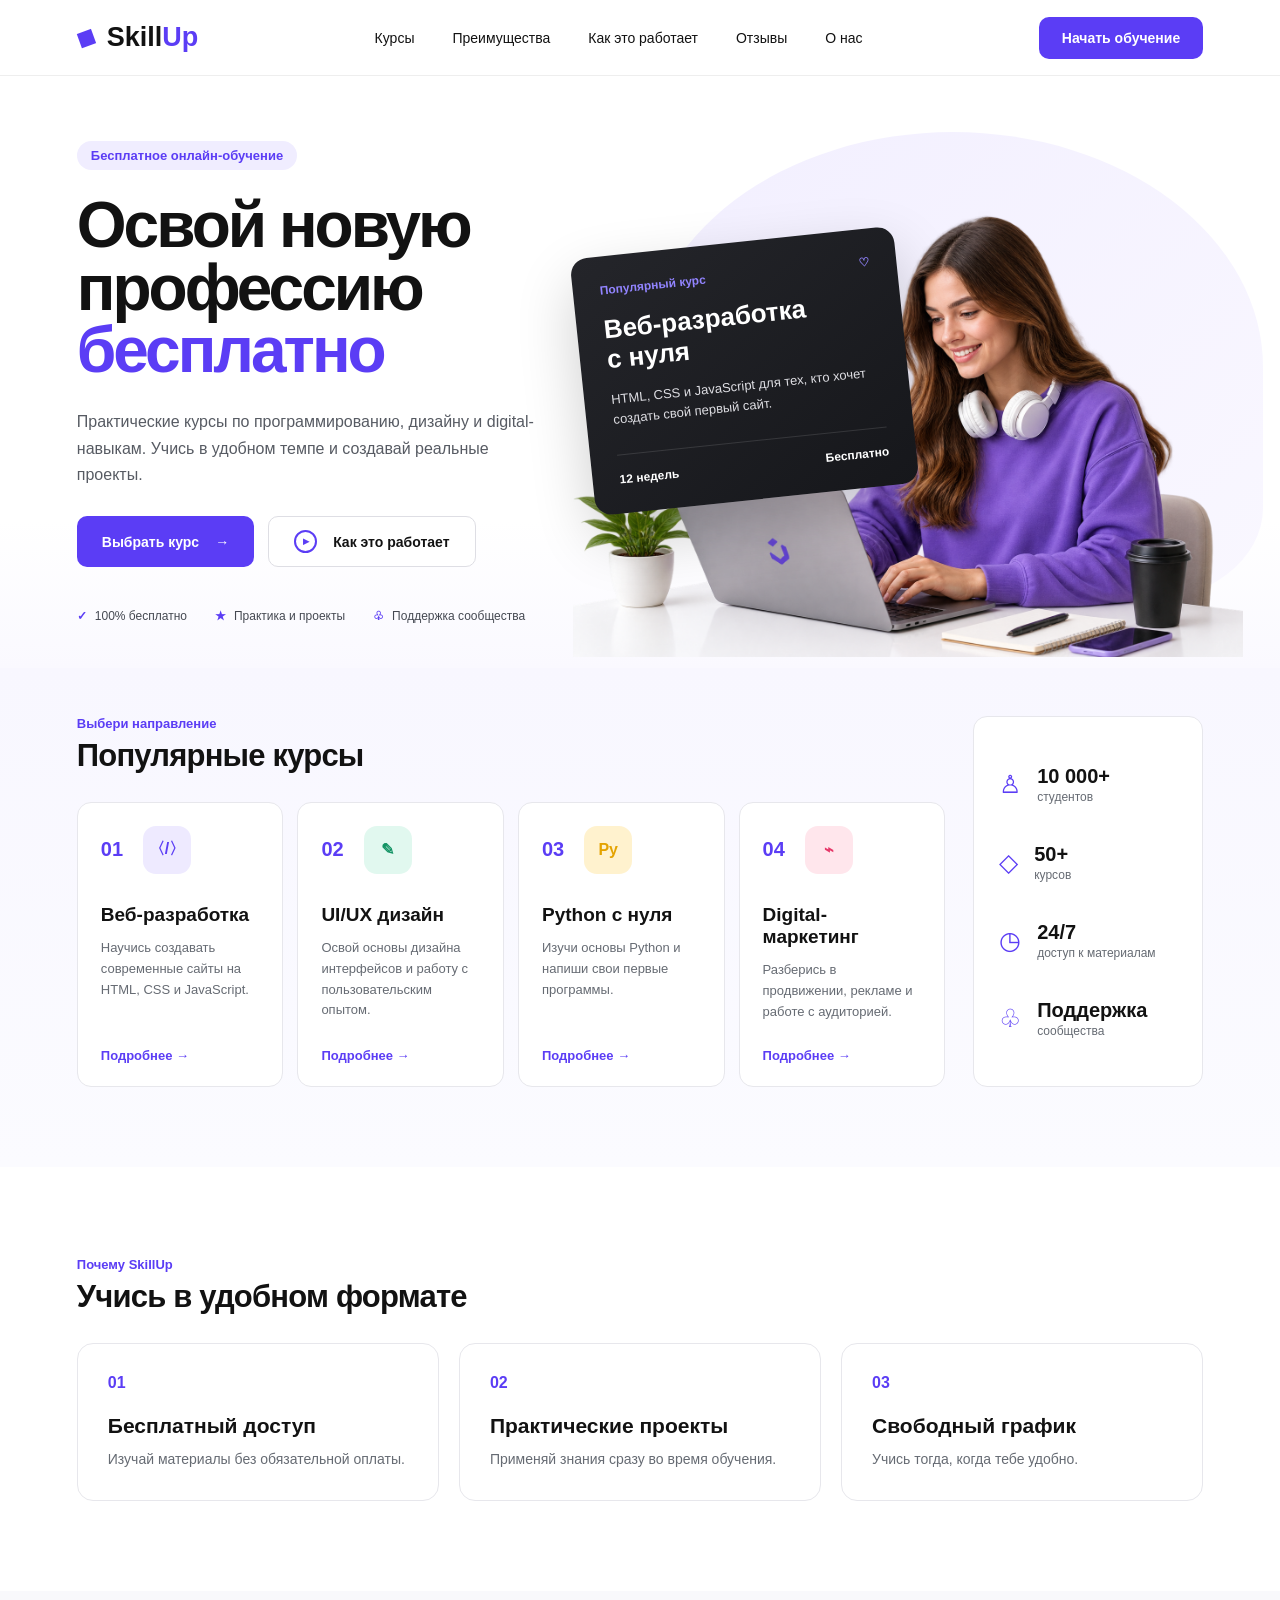
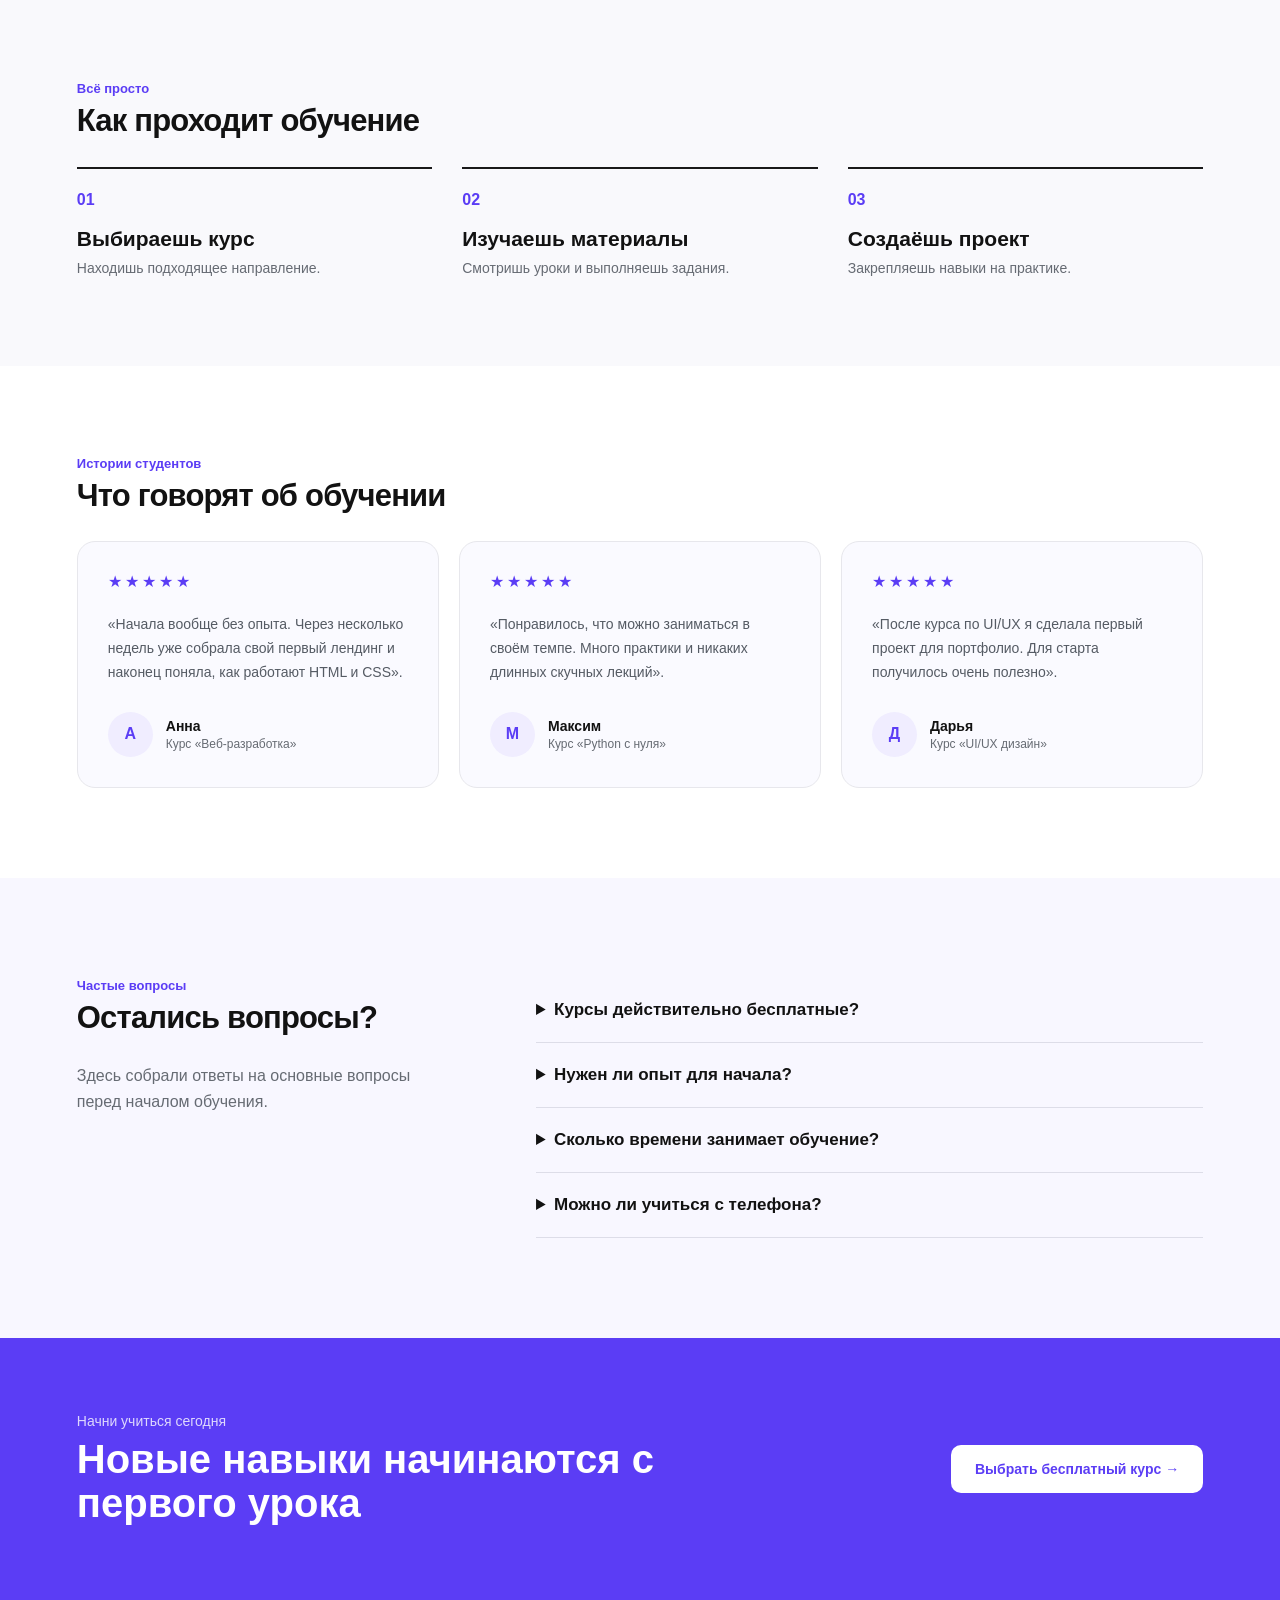
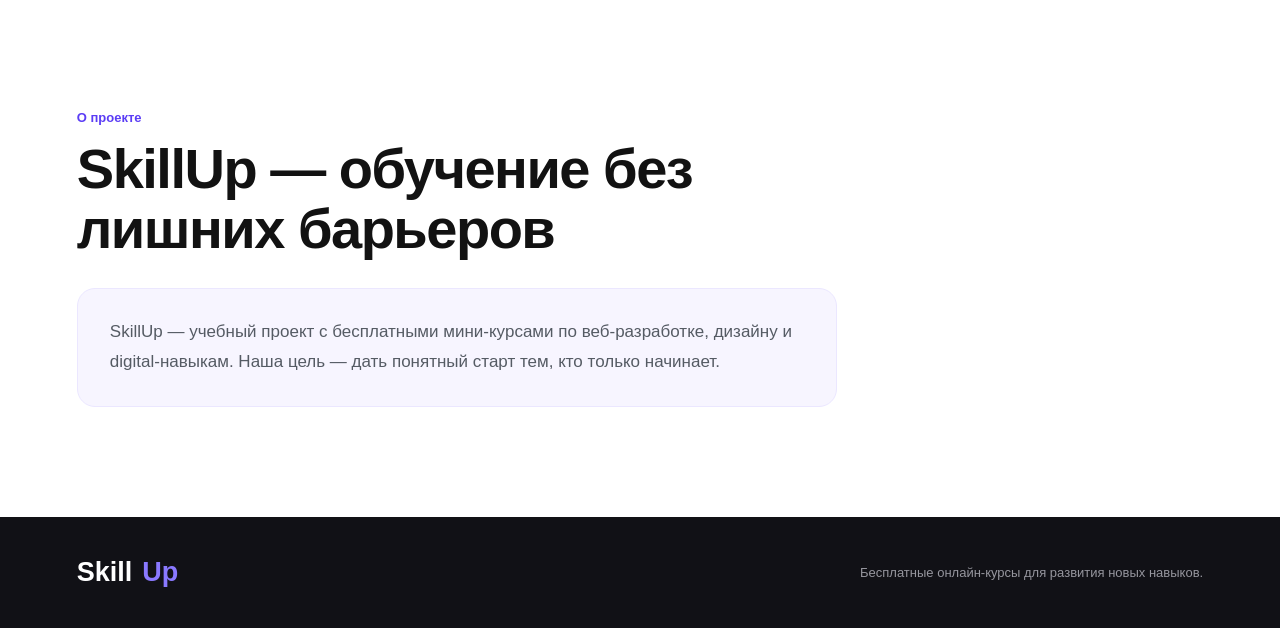
<file: index.html>
<!DOCTYPE html>
<html lang="ru">
<head>
    <meta charset="UTF-8">
    <meta name="viewport" content="width=device-width, initial-scale=1.0">

    <title>SkillUp — бесплатные онлайн-курсы</title>

    <link rel="stylesheet" href="style.css">
</head>

<body>

<header class="header">
    <div class="container header-inner">

        <a href="#" class="logo">
            <span class="logo-icon">◆</span>
            <span>Skill<span>Up</span></span>
        </a>

        <nav class="nav">
            <a href="#courses">Курсы</a>
            <a href="#advantages">Преимущества</a>
            <a href="#how">Как это работает</a>
            <a href="#reviews">Отзывы</a>
            <a href="#about">О нас</a>
        </nav>

        <a href="#courses" class="header-btn">
            Начать обучение
        </a>

    </div>
</header>


<main>

    <!-- HERO -->
    <section class="hero">

        <div class="container hero-grid">

            <div class="hero-left">

                <div class="hero-badge">
                    Бесплатное онлайн-обучение
                </div>

                <h1>
                    Освой новую<br>
                    профессию<br>
                    <span>бесплатно</span>
                </h1>

                <p class="hero-description">
                    Практические курсы по программированию, дизайну
                    и digital-навыкам. Учись в удобном темпе
                    и создавай реальные проекты.
                </p>

                <div class="hero-buttons">

                    <a href="#courses" class="btn btn-primary">
                        Выбрать курс
                        <span>→</span>
                    </a>

                    <a href="#how" class="btn btn-light">
                        <span class="play">▶</span>
                        Как это работает
                    </a>

                </div>

                <div class="hero-benefits">

                    <div>
                        <span class="benefit-icon">✓</span>
                        100% бесплатно
                    </div>

                    <div>
                        <span class="benefit-icon">★</span>
                        Практика и проекты
                    </div>

                    <div>
                        <span class="benefit-icon">♧</span>
                        Поддержка сообщества
                    </div>

                </div>

            </div>


            <div class="hero-right">

                <div class="purple-shape"></div>

                <img
                    src="hero-student.png"
                    alt="Студентка проходит онлайн-курс"
                    class="student-image"
                >

                <div class="floating-course">

                    <div class="floating-top">
                        <span>Популярный курс</span>
                        <span>♡</span>
                    </div>

                    <h2>
                        Веб-разработка<br>
                        с нуля
                    </h2>

                    <p>
                        HTML, CSS и JavaScript для тех,
                        кто хочет создать свой первый сайт.
                    </p>

                    <div class="floating-info">
                        <span>12 недель</span>
                        <span>Бесплатно</span>
                    </div>

                </div>

            </div>

        </div>

    </section>


    <!-- COURSES -->
    <section class="courses" id="courses">

        <div class="container">

            <div class="courses-layout">

                <div class="courses-main">

                    <p class="section-label">
                        Выбери направление
                    </p>

                    <h2 class="section-title">
                        Популярные курсы
                    </h2>


                    <div class="course-grid">


                        <article class="course-card">

                            <div class="course-top">
                                <span class="course-number">01</span>
                                <span class="course-icon purple">〈/〉</span>
                            </div>

                            <h3>Веб-разработка</h3>

                            <p>
                                Научись создавать современные сайты
                                на HTML, CSS и JavaScript.
                            </p>

                            <a href="course.html">
                                Подробнее →
                            </a>

                        </article>


                        <article class="course-card">

                            <div class="course-top">
                                <span class="course-number">02</span>
                                <span class="course-icon green">✎</span>
                            </div>

                            <h3>UI/UX дизайн</h3>

                            <p>
                                Освой основы дизайна интерфейсов
                                и работу с пользовательским опытом.
                            </p>

                            <a href="#">
                                Подробнее →
                            </a>

                        </article>


                        <article class="course-card">

                            <div class="course-top">
                                <span class="course-number">03</span>
                                <span class="course-icon yellow">Py</span>
                            </div>

                            <h3>Python с нуля</h3>

                            <p>
                                Изучи основы Python и напиши
                                свои первые программы.
                            </p>

                            <a href="#">
                                Подробнее →
                            </a>

                        </article>


                        <article class="course-card">

                            <div class="course-top">
                                <span class="course-number">04</span>
                                <span class="course-icon pink">⌁</span>
                            </div>

                            <h3>Digital-маркетинг</h3>

                            <p>
                                Разберись в продвижении,
                                рекламе и работе с аудиторией.
                            </p>

                            <a href="#">
                                Подробнее →
                            </a>

                        </article>

                    </div>

                </div>


                <aside class="stats">

                    <div class="stat">
                        <span class="stat-icon">♙</span>

                        <div>
                            <strong>10 000+</strong>
                            <p>студентов</p>
                        </div>
                    </div>


                    <div class="stat">
                        <span class="stat-icon">◇</span>

                        <div>
                            <strong>50+</strong>
                            <p>курсов</p>
                        </div>
                    </div>


                    <div class="stat">
                        <span class="stat-icon">◷</span>

                        <div>
                            <strong>24/7</strong>
                            <p>доступ к материалам</p>
                        </div>
                    </div>


                    <div class="stat">
                        <span class="stat-icon">♧</span>

                        <div>
                            <strong>Поддержка</strong>
                            <p>сообщества</p>
                        </div>
                    </div>

                </aside>

            </div>

        </div>

    </section>


    <!-- ADVANTAGES -->
    <section class="advantages" id="advantages">

        <div class="container">

            <p class="section-label">
                Почему SkillUp
            </p>

            <h2 class="section-title">
                Учись в удобном формате
            </h2>

            <div class="advantages-grid">

                <div class="advantage">
                    <span>01</span>
                    <h3>Бесплатный доступ</h3>
                    <p>
                        Изучай материалы без обязательной оплаты.
                    </p>
                </div>

                <div class="advantage">
                    <span>02</span>
                    <h3>Практические проекты</h3>
                    <p>
                        Применяй знания сразу во время обучения.
                    </p>
                </div>

                <div class="advantage">
                    <span>03</span>
                    <h3>Свободный график</h3>
                    <p>
                        Учись тогда, когда тебе удобно.
                    </p>
                </div>

            </div>

        </div>

    </section>


    <!-- HOW -->
    <section class="how" id="how">

        <div class="container">

            <p class="section-label">
                Всё просто
            </p>

            <h2 class="section-title">
                Как проходит обучение
            </h2>

            <div class="steps">

                <div class="step">
                    <span>01</span>
                    <h3>Выбираешь курс</h3>
                    <p>Находишь подходящее направление.</p>
                </div>

                <div class="step">
                    <span>02</span>
                    <h3>Изучаешь материалы</h3>
                    <p>Смотришь уроки и выполняешь задания.</p>
                </div>

                <div class="step">
                    <span>03</span>
                    <h3>Создаёшь проект</h3>
                    <p>Закрепляешь навыки на практике.</p>
                </div>

            </div>

        </div>

    </section>
    <!-- REVIEWS -->
<section class="reviews" id="reviews">

    <div class="container">

        <p class="section-label">Истории студентов</p>

        <h2 class="section-title">
            Что говорят об обучении
        </h2>

        <div class="reviews-grid">

            <article class="review-card">
                <div class="review-stars">★★★★★</div>

                <p>
                    «Начала вообще без опыта. Через несколько недель
                    уже собрала свой первый лендинг и наконец поняла,
                    как работают HTML и CSS».
                </p>

                <div class="review-author">
                    <div class="avatar">А</div>

                    <div>
                        <strong>Анна</strong>
                        <span>Курс «Веб-разработка»</span>
                    </div>
                </div>
            </article>


            <article class="review-card">
                <div class="review-stars">★★★★★</div>

                <p>
                    «Понравилось, что можно заниматься в своём темпе.
                    Много практики и никаких длинных скучных лекций».
                </p>

                <div class="review-author">
                    <div class="avatar">М</div>

                    <div>
                        <strong>Максим</strong>
                        <span>Курс «Python с нуля»</span>
                    </div>
                </div>
            </article>


            <article class="review-card">
                <div class="review-stars">★★★★★</div>

                <p>
                    «После курса по UI/UX я сделала первый проект
                    для портфолио. Для старта получилось очень полезно».
                </p>

                <div class="review-author">
                    <div class="avatar">Д</div>

                    <div>
                        <strong>Дарья</strong>
                        <span>Курс «UI/UX дизайн»</span>
                    </div>
                </div>
            </article>

        </div>

    </div>

</section>



<!-- FAQ -->
<section class="faq">

    <div class="container faq-container">

        <div class="faq-heading">

            <p class="section-label">
                Частые вопросы
            </p>

            <h2 class="section-title">
                Остались вопросы?
            </h2>

            <p>
                Здесь собрали ответы на основные вопросы
                перед началом обучения.
            </p>

        </div>


        <div class="faq-list">

            <details>
                <summary>Курсы действительно бесплатные?</summary>

                <p>
                    Да. Учебные материалы этого демонстрационного
                    проекта доступны бесплатно.
                </p>
            </details>


            <details>
                <summary>Нужен ли опыт для начала?</summary>

                <p>
                    Нет. Курсы рассчитаны в том числе
                    на начинающих без предварительной подготовки.
                </p>
            </details>


            <details>
                <summary>Сколько времени занимает обучение?</summary>

                <p>
                    Это зависит от курса и вашего темпа.
                    Проходить материалы можно в удобное время.
                </p>
            </details>


            <details>
                <summary>Можно ли учиться с телефона?</summary>

                <p>
                    Да. Сайт адаптирован для компьютеров,
                    планшетов и смартфонов.
                </p>
            </details>

        </div>

    </div>

</section>



<!-- FINAL CTA -->
<section class="final-cta">

    <div class="container final-cta-inner">

        <div>
            <p>Начни учиться сегодня</p>

            <h2>
                Новые навыки начинаются
                с первого урока
            </h2>
        </div>

        <a href="#courses" class="final-button">
            Выбрать бесплатный курс →
        </a>

    </div>

</section>

<!-- ABOUT -->
<section class="about-section" id="about">
    <div class="container">

        <p class="section-label">О проекте</p>

        <h2 class="section-title">
            SkillUp — обучение без лишних барьеров
        </h2>

        <p class="about-text">
            SkillUp — учебный проект с бесплатными мини-курсами
            по веб-разработке, дизайну и digital-навыкам.
            Наша цель — дать понятный старт тем, кто только начинает.
        </p>

    </div>
</section>

</main>


<footer class="footer">

    <div class="container footer-inner">

        <a href="#" class="logo footer-logo">
            Skill<span>Up</span>
        </a>

        <p>
            Бесплатные онлайн-курсы для развития новых навыков.
        </p>

    </div>

</footer>


<script src="script.js"></script>

</body>
</html>
</file>
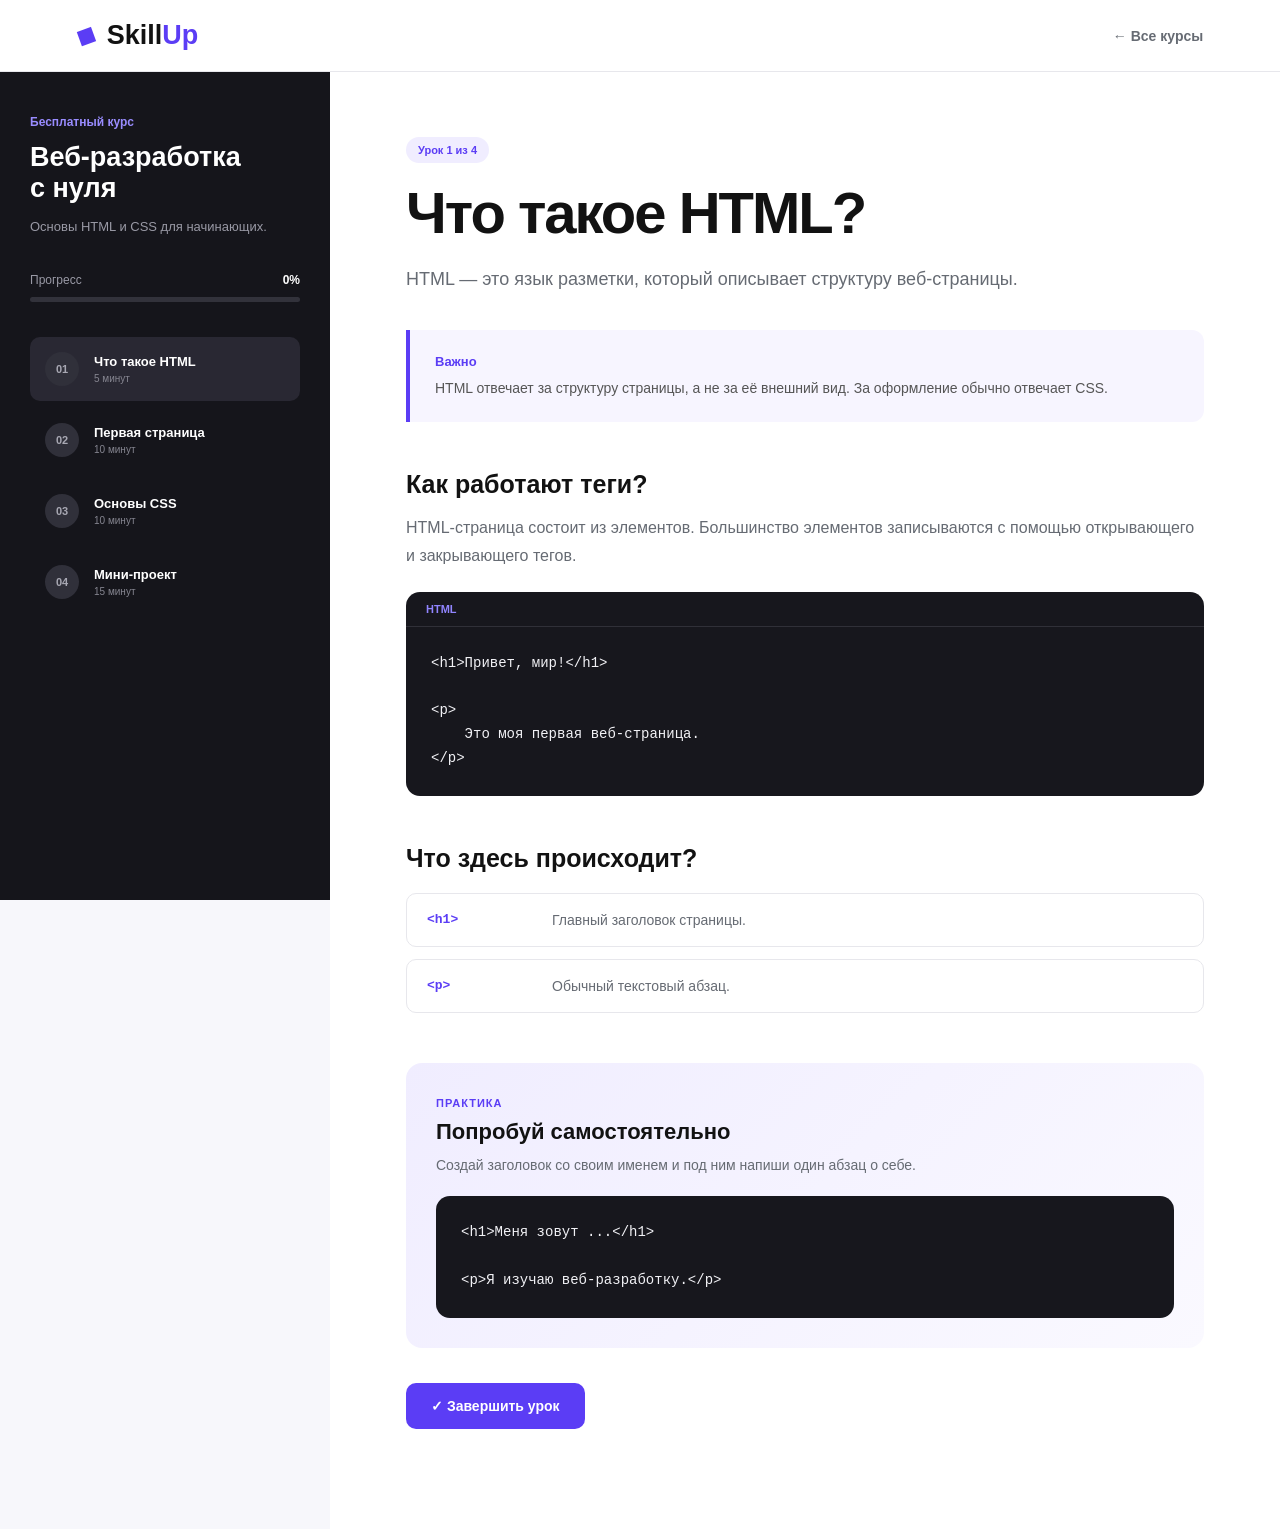
<file: course.html>
<!DOCTYPE html>
<html lang="ru">
<head>
    <meta charset="UTF-8">
    <meta name="viewport" content="width=device-width, initial-scale=1.0">

    <title>Веб-разработка с нуля — SkillUp</title>

    <link rel="stylesheet" href="style.css">
</head>

<body class="course-page">

<header class="course-header">
    <div class="container course-header-inner">

        <a href="index.html" class="logo">
            <span class="logo-icon">◆</span>
            <span>Skill<span>Up</span></span>
        </a>

        <a href="index.html#courses" class="back-link">
            ← Все курсы
        </a>

    </div>
</header>


<main class="learning-layout">

    <!-- ЛЕВАЯ ПАНЕЛЬ -->

    <aside class="lesson-sidebar">

        <div class="sidebar-course-info">

            <span class="sidebar-label">
                Бесплатный курс
            </span>

            <h2>
                Веб-разработка<br>
                с нуля
            </h2>

            <p>
                Основы HTML и CSS для начинающих.
            </p>

        </div>


        <div class="progress-block">

            <div class="progress-text">
                <span>Прогресс</span>
                <strong id="progressText">0%</strong>
            </div>

            <div class="progress-line">
                <div
                    class="progress-fill"
                    id="progressFill">
                </div>
            </div>

        </div>


        <nav class="lesson-navigation">

            <button
                class="lesson-link active"
                data-lesson="1">

                <span class="lesson-number">01</span>

                <span>
                    <strong>Что такое HTML</strong>
                    <small>5 минут</small>
                </span>

            </button>


            <button
                class="lesson-link"
                data-lesson="2">

                <span class="lesson-number">02</span>

                <span>
                    <strong>Первая страница</strong>
                    <small>10 минут</small>
                </span>

            </button>


            <button
                class="lesson-link"
                data-lesson="3">

                <span class="lesson-number">03</span>

                <span>
                    <strong>Основы CSS</strong>
                    <small>10 минут</small>
                </span>

            </button>


            <button
                class="lesson-link"
                data-lesson="4">

                <span class="lesson-number">04</span>

                <span>
                    <strong>Мини-проект</strong>
                    <small>15 минут</small>
                </span>

            </button>

        </nav>

    </aside>


    <!-- ОСНОВНАЯ ЧАСТЬ -->

    <section class="lesson-content">

        <div class="lesson-container">

            <!-- УРОК 1 -->

            <article
                class="lesson active"
                id="lesson-1">

                <div class="lesson-badge">
                    Урок 1 из 4
                </div>

                <h1>
                    Что такое HTML?
                </h1>

                <p class="lesson-intro">
                    HTML — это язык разметки, который описывает
                    структуру веб-страницы.
                </p>


                <div class="lesson-note">

                    <strong>Важно</strong>

                    <p>
                        HTML отвечает за структуру страницы,
                        а не за её внешний вид.
                        За оформление обычно отвечает CSS.
                    </p>

                </div>


                <h2>Как работают теги?</h2>

                <p>
                    HTML-страница состоит из элементов.
                    Большинство элементов записываются
                    с помощью открывающего и закрывающего тегов.
                </p>


                <div class="code-example">

                    <div class="code-header">
                        HTML
                    </div>

                    <pre><code>&lt;h1&gt;Привет, мир!&lt;/h1&gt;

&lt;p&gt;
    Это моя первая веб-страница.
&lt;/p&gt;</code></pre>

                </div>


                <h2>Что здесь происходит?</h2>

                <div class="explanation-list">

                    <div>
                        <code>&lt;h1&gt;</code>

                        <p>
                            Главный заголовок страницы.
                        </p>
                    </div>

                    <div>
                        <code>&lt;p&gt;</code>

                        <p>
                            Обычный текстовый абзац.
                        </p>
                    </div>

                </div>


                <div class="lesson-task">

                    <span>Практика</span>

                    <h3>
                        Попробуй самостоятельно
                    </h3>

                    <p>
                        Создай заголовок со своим именем
                        и под ним напиши один абзац о себе.
                    </p>

                    <div class="code-example light-code">
                        <pre><code>&lt;h1&gt;Меня зовут ...&lt;/h1&gt;

&lt;p&gt;Я изучаю веб-разработку.&lt;/p&gt;</code></pre>
                    </div>

                </div>


                <button
                    class="complete-button"
                    data-complete="1">

                    ✓ Завершить урок

                </button>

            </article>


            <!-- УРОК 2 -->

            <article
                class="lesson"
                id="lesson-2">

                <div class="lesson-badge">
                    Урок 2 из 4
                </div>

                <h1>
                    Создаём первую HTML-страницу
                </h1>

                <p class="lesson-intro">
                    Теперь соберём минимальную структуру
                    настоящего HTML-документа.
                </p>


                <h2>Основная структура</h2>

                <div class="code-example">

                    <div class="code-header">
                        HTML
                    </div>

                    <pre><code>&lt;!DOCTYPE html&gt;

&lt;html lang="ru"&gt;

&lt;head&gt;
    &lt;meta charset="UTF-8"&gt;
    &lt;title&gt;Мой сайт&lt;/title&gt;
&lt;/head&gt;

&lt;body&gt;

    &lt;h1&gt;Мой первый сайт&lt;/h1&gt;

    &lt;p&gt;
        Я создал эту страницу сам.
    &lt;/p&gt;

&lt;/body&gt;

&lt;/html&gt;</code></pre>

                </div>


                <div class="lesson-note">

                    <strong>Запомни</strong>

                    <p>
                        Всё содержимое, которое пользователь
                        видит на странице, обычно находится
                        внутри элемента
                        <code>&lt;body&gt;</code>.
                    </p>

                </div>


                <div class="lesson-task">

                    <span>Задание</span>

                    <h3>
                        Создай свой документ
                    </h3>

                    <p>
                        Создай новый HTML-файл,
                        добавь заголовок страницы,
                        заголовок H1 и два абзаца.
                    </p>

                </div>


                <button
                    class="complete-button"
                    data-complete="2">

                    ✓ Завершить урок

                </button>

            </article>


            <!-- УРОК 3 -->

            <article
                class="lesson"
                id="lesson-3">

                <div class="lesson-badge">
                    Урок 3 из 4
                </div>

                <h1>
                    Основы CSS
                </h1>

                <p class="lesson-intro">
                    CSS отвечает за внешний вид:
                    цвета, размеры, отступы,
                    расположение элементов и многое другое.
                </p>


                <h2>Добавим стиль</h2>

                <div class="code-example">

                    <div class="code-header">
                        CSS
                    </div>

                    <pre><code>body {
    background: #f5f5ff;
    font-family: Arial, sans-serif;
}

h1 {
    color: #5b3df5;
    font-size: 48px;
}

p {
    color: #555;
}</code></pre>

                </div>


                <h2>Как читать CSS?</h2>

                <p>
                    Сначала мы выбираем элемент,
                    например <code>h1</code>,
                    а внутри фигурных скобок
                    указываем его свойства.
                </p>


                <div class="explanation-list">

                    <div>
                        <code>color</code>
                        <p>Цвет текста.</p>
                    </div>

                    <div>
                        <code>font-size</code>
                        <p>Размер текста.</p>
                    </div>

                    <div>
                        <code>background</code>
                        <p>Фон элемента.</p>
                    </div>

                </div>


                <div class="lesson-task">

                    <span>Практика</span>

                    <h3>
                        Измени свою страницу
                    </h3>

                    <p>
                        Сделай цветной заголовок,
                        измени фон страницы
                        и увеличь размер текста.
                    </p>

                </div>


                <button
                    class="complete-button"
                    data-complete="3">

                    ✓ Завершить урок

                </button>

            </article>


            <!-- УРОК 4 -->

            <article
                class="lesson"
                id="lesson-4">

                <div class="lesson-badge">
                    Урок 4 из 4
                </div>

                <h1>
                    Мини-проект
                </h1>

                <p class="lesson-intro">
                    Соберём простую карточку разработчика
                    из HTML и CSS.
                </p>


                <h2>HTML</h2>

                <div class="code-example">

                    <div class="code-header">
                        HTML
                    </div>

                    <pre><code>&lt;div class="card"&gt;

    &lt;h2&gt;Анна&lt;/h2&gt;

    &lt;p&gt;
        Начинающий веб-разработчик
    &lt;/p&gt;

    &lt;a href="#"&gt;
        Связаться
    &lt;/a&gt;

&lt;/div&gt;</code></pre>

                </div>


                <h2>CSS</h2>

                <div class="code-example">

                    <div class="code-header">
                        CSS
                    </div>

                    <pre><code>.card {
    width: 300px;
    padding: 30px;

    background: white;

    border-radius: 20px;

    box-shadow:
        0 15px 40px
        rgba(0, 0, 0, 0.1);
}

.card h2 {
    color: #5b3df5;
}</code></pre>

                </div>


                <div class="lesson-task final-task">

                    <span>Финальное задание</span>

                    <h3>
                        Сделай карточку своей
                    </h3>

                    <p>
                        Измени имя, описание, цвета,
                        размеры и добавь ссылку.
                        Попробуй получить собственный дизайн.
                    </p>

                </div>


                <button
                    class="complete-button"
                    data-complete="4">

                    ✓ Завершить курс

                </button>


                <div
                    class="course-finished"
                    id="courseFinished">

                    🎉 Курс пройден!

                    <span>
                        Отличная работа. Ты изучил основы
                        HTML и CSS.
                    </span>

                </div>

            </article>


        </div>

    </section>

</main>


<script src="script.js"></script>

</body>
</html>
</file>
<file: style.css>
* {
    margin: 0;
    padding: 0;
    box-sizing: border-box;
}


:root {
    --purple: #5b3df5;
    --purple-light: #f0edff;

    --black: #121212;
    --gray: #666b73;
    --light-gray: #f8f8fc;

    --border: #e7e7ec;
}


html {
    scroll-behavior: smooth;
}


body {
    font-family: Arial, Helvetica, sans-serif;
    color: var(--black);
    background: white;
}


a {
    text-decoration: none;
    color: inherit;
}


.container {
    width: min(1400px, 88%);
    margin: 0 auto;
}


/* =========================
   HEADER
========================= */

.header {
    height: 76px;

    background: rgba(255, 255, 255, 0.95);

    border-bottom: 1px solid #eee;

    display: flex;
    align-items: center;

    position: sticky;
    top: 0;

    z-index: 1000;
}


.header-inner {
    display: flex;
    align-items: center;
    justify-content: space-between;
}


.logo {
    display: flex;
    align-items: center;

    gap: 10px;

    font-size: 27px;
    font-weight: 800;
}


.logo span span {
    color: var(--purple);
}


.logo-icon {
    color: var(--purple);

    font-size: 26px;

    transform: rotate(25deg);
}


.nav {
    display: flex;

    align-items: center;

    gap: 38px;
}


.nav a {
    font-size: 14px;
    font-weight: 500;

    transition: 0.2s;
}


.nav a:hover {
    color: var(--purple);
}


.header-btn {
    padding: 13px 23px;

    border-radius: 10px;

    background: var(--purple);

    color: white;

    font-size: 14px;
    font-weight: 700;

    transition: 0.2s;
}


.header-btn:hover {
    transform: translateY(-2px);

    box-shadow:
        0 10px 30px
        rgba(91, 61, 245, 0.24);
}


/* =========================
   HERO
========================= */

.hero {
    overflow: hidden;

    background:
        linear-gradient(
            180deg,
            #ffffff 0%,
            #ffffff 75%,
            #faf9ff 100%
        );
}


.hero-grid {
    min-height: 570px;

    display: grid;

    grid-template-columns:
        0.85fr 1.15fr;

    align-items: center;

    gap: 20px;
}


/* LEFT */

.hero-left {
    position: relative;

    z-index: 10;

    padding: 65px 0 45px;
}


.hero-badge {
    display: inline-block;

    background: var(--purple-light);

    color: var(--purple);

    border-radius: 20px;

    padding: 7px 14px;

    font-size: 13px;

    font-weight: 700;

    margin-bottom: 24px;
}


.hero h1 {
    font-size: clamp(48px, 5vw, 75px);

    line-height: 0.98;

    letter-spacing: -3px;

    font-weight: 800;
}


.hero h1 span {
    color: var(--purple);
}


.hero-description {
    max-width: 520px;

    margin-top: 27px;

    color: #575b63;

    font-size: 16px;

    line-height: 1.65;
}


.hero-buttons {
    display: flex;

    gap: 14px;

    margin-top: 28px;
}


.btn {
    min-height: 51px;

    padding: 0 25px;

    display: inline-flex;

    align-items: center;

    justify-content: center;

    gap: 16px;

    border-radius: 10px;

    font-size: 14px;

    font-weight: 700;

    transition: 0.25s;
}


.btn-primary {
    background: var(--purple);

    color: white;
}


.btn-primary:hover {
    transform: translateY(-3px);

    box-shadow:
        0 14px 35px
        rgba(91, 61, 245, 0.25);
}


.btn-light {
    background: white;

    border: 1px solid #dedee4;
}


.btn-light:hover {
    border-color: var(--purple);
}


.play {
    width: 23px;
    height: 23px;

    display: flex;

    align-items: center;
    justify-content: center;

    border:
        2px solid
        var(--purple);

    border-radius: 50%;

    color: var(--purple);

    font-size: 8px;
}


.hero-benefits {
    display: flex;

    flex-wrap: wrap;

    gap: 28px;

    margin-top: 42px;

    font-size: 12px;

    color: #454952;
}


.hero-benefits > div {
    display: flex;

    align-items: center;

    gap: 8px;
}


.benefit-icon {
    color: var(--purple);

    font-weight: 800;
}


/* RIGHT */

.hero-right {
    min-height: 570px;

    position: relative;
}


.purple-shape {
    width: 620px;
    height: 470px;

    position: absolute;

    right: -60px;
    top: 45px;

    border-radius:
        50% 50%
        20% 50%;

    background:
        linear-gradient(
            135deg,
            #f2efff,
            #f9f7ff
        );
}


.student-image {
    position: absolute;

    bottom: 0;
    right: -40px;

    width: 670px;

    max-height: 555px;

    object-fit: contain;

    object-position: bottom right;

    z-index: 2;
}


/* FLOATING COURSE */

.floating-course {
    position: absolute;

    top: 155px;
    left: 15px;

    width: 325px;

    padding: 27px;

    background:
        linear-gradient(
            145deg,
            #24252a,
            #16171b
        );

    color: white;

    border-radius: 17px;

    transform: rotate(-6deg);

    box-shadow:
        0 25px 60px
        rgba(0, 0, 0, 0.20);

    z-index: 4;
}


.floating-top {
    display: flex;

    justify-content: space-between;

    color: #9284ff;

    font-size: 12px;

    font-weight: 700;
}


.floating-course h2 {
    font-size: 26px;

    line-height: 1.15;

    margin-top: 18px;
}


.floating-course p {
    margin-top: 15px;

    color: #dedee3;

    font-size: 13px;

    line-height: 1.55;
}


.floating-info {
    display: flex;

    justify-content: space-between;

    margin-top: 25px;

    padding-top: 17px;

    border-top:
        1px solid
        rgba(255, 255, 255, 0.12);

    font-size: 12px;

    font-weight: 700;
}


/* =========================
   COURSES
========================= */

.courses {
    padding: 48px 0 80px;

    background:
        linear-gradient(
            180deg,
            #f8f7ff,
            #fbfbff
        );
}


.courses-layout {
    display: grid;

    grid-template-columns:
        1fr 230px;

    gap: 28px;
}


.section-label {
    color: var(--purple);

    font-size: 13px;

    font-weight: 700;

    margin-bottom: 7px;
}


.section-title {
    font-size: 31px;

    line-height: 1.15;

    margin-bottom: 28px;

    letter-spacing: -0.8px;
}


.course-grid {
    display: grid;

    grid-template-columns:
        repeat(4, 1fr);

    gap: 14px;
}


.course-card {
    min-height: 285px;

    background: white;

    border:
        1px solid
        var(--border);

    border-radius: 14px;

    padding: 23px;

    display: flex;

    flex-direction: column;

    transition: 0.25s;
}


.course-card:hover {
    transform: translateY(-7px);

    box-shadow:
        0 18px 40px
        rgba(30, 30, 60, 0.08);
}


.course-top {
    display: flex;

    align-items: center;

    gap: 20px;
}


.course-number {
    color: var(--purple);

    font-size: 20px;

    font-weight: 800;
}


.course-icon {
    width: 48px;
    height: 48px;

    display: flex;

    align-items: center;
    justify-content: center;

    border-radius: 13px;

    font-weight: 800;
}


.course-icon.purple {
    background: #eeeaff;
    color: var(--purple);
}


.course-icon.green {
    background: #e1f8ef;
    color: #149465;
}


.course-icon.yellow {
    background: #fff2ce;
    color: #e4a300;
}


.course-icon.pink {
    background: #ffe6ec;
    color: #e63869;
}


.course-card h3 {
    margin-top: 30px;

    font-size: 19px;
}


.course-card p {
    margin-top: 12px;

    font-size: 13px;

    line-height: 1.6;

    color: var(--gray);
}


.course-card a {
    margin-top: auto;

    padding-top: 20px;

    color: var(--purple);

    font-size: 13px;

    font-weight: 700;
}


/* =========================
   STATS
========================= */

.stats {
    background: white;

    border:
        1px solid
        var(--border);

    border-radius: 14px;

    padding: 28px 25px;

    display: flex;

    flex-direction: column;

    justify-content: space-around;
}


.stat {
    display: flex;

    align-items: center;

    gap: 16px;
}


.stat-icon {
    color: var(--purple);

    font-size: 25px;
}


.stat strong {
    display: block;

    font-size: 20px;
}


.stat p {
    color: var(--gray);

    font-size: 12px;

    margin-top: 2px;
}


/* =========================
   ADVANTAGES
========================= */

.advantages {
    padding: 90px 0;

    background: white;
}


.advantages-grid {
    display: grid;

    grid-template-columns:
        repeat(3, 1fr);

    gap: 20px;
}


.advantage {
    padding: 30px;

    border:
        1px solid
        var(--border);

    border-radius: 16px;
}


.advantage > span {
    color: var(--purple);

    font-weight: 800;
}


.advantage h3 {
    margin-top: 22px;

    font-size: 21px;
}


.advantage p {
    color: var(--gray);

    margin-top: 10px;

    line-height: 1.6;

    font-size: 14px;
}


/* =========================
   HOW
========================= */

.how {
    padding: 90px 0;

    background: #f9f9fc;
}


.steps {
    display: grid;

    grid-template-columns:
        repeat(3, 1fr);

    gap: 30px;
}


.step {
    padding-top: 22px;

    border-top:
        2px solid
        #191919;
}


.step > span {
    color: var(--purple);

    font-weight: 800;
}


.step h3 {
    margin-top: 18px;

    font-size: 21px;
}


.step p {
    margin-top: 9px;

    color: var(--gray);

    font-size: 14px;
}


/* =========================
   FOOTER
========================= */

.footer {
    padding: 40px 0;

    background: #111116;

    color: white;
}


.footer-inner {
    display: flex;

    align-items: center;

    justify-content: space-between;
}


.footer-logo span {
    color: #8a79ff;
}


.footer p {
    color: #96969e;

    font-size: 13px;
}


/* =========================
   TABLET
========================= */

@media (max-width: 1100px) {

    .nav {
        display: none;
    }


    .hero-grid {
        grid-template-columns: 1fr;
    }


    .hero-right {
        min-height: 530px;
    }


    .course-grid {
        grid-template-columns:
            repeat(2, 1fr);
    }


    .courses-layout {
        grid-template-columns: 1fr;
    }


    .stats {
        display: grid;

        grid-template-columns:
            repeat(4, 1fr);

        gap: 20px;
    }

}


/* =========================
   MOBILE
========================= */

@media (max-width: 700px) {

    .container {
        width: 90%;
    }


    .header-btn {
        display: none;
    }


    .hero-left {
        padding-top: 45px;
    }


    .hero h1 {
        font-size: 49px;

        letter-spacing: -2px;
    }


    .hero-buttons {
        flex-direction: column;
    }


    .hero-benefits {
        flex-direction: column;

        gap: 12px;
    }


    .hero-right {
        min-height: 420px;
    }


    .student-image {
        width: 520px;

        right: -140px;
    }


    .purple-shape {
        width: 450px;
        height: 380px;
    }


    .floating-course {
        width: 245px;

        left: 0;

        top: 110px;

        padding: 20px;
    }


    .floating-course h2 {
        font-size: 21px;
    }


    .course-grid,
    .advantages-grid,
    .steps {
        grid-template-columns: 1fr;
    }


    .stats {
        grid-template-columns: 1fr 1fr;
    }


    .footer-inner {
        flex-direction: column;

        align-items: flex-start;

        gap: 20px;
    }

}

/* =========================
   REVIEWS
========================= */

.reviews {
    padding: 90px 0;
    background: white;
}

.reviews-grid {
    display: grid;
    grid-template-columns: repeat(3, 1fr);
    gap: 20px;
}

.review-card {
    padding: 30px;
    border: 1px solid var(--border);
    border-radius: 18px;
    background: #fafaff;
}

.review-stars {
    color: var(--purple);
    letter-spacing: 3px;
    margin-bottom: 22px;
}

.review-card > p {
    color: #555b64;
    line-height: 1.7;
    font-size: 14px;
}

.review-author {
    display: flex;
    align-items: center;
    gap: 13px;
    margin-top: 27px;
}

.avatar {
    width: 45px;
    height: 45px;
    border-radius: 50%;

    display: flex;
    align-items: center;
    justify-content: center;

    background: var(--purple-light);
    color: var(--purple);

    font-weight: 800;
}

.review-author strong {
    display: block;
    font-size: 14px;
}

.review-author span {
    display: block;
    margin-top: 3px;
    color: var(--gray);
    font-size: 12px;
}


/* =========================
   FAQ
========================= */

.faq {
    padding: 100px 0;
    background: #f8f7ff;
}

.faq-container {
    display: grid;
    grid-template-columns: 0.7fr 1.3fr;
    gap: 100px;
}

.faq-heading > p:last-child {
    max-width: 360px;
    color: var(--gray);
    line-height: 1.6;
}

.faq-list {
    display: flex;
    flex-direction: column;
}

.faq details {
    padding: 22px 0;
    border-bottom: 1px solid #dddde8;
}

.faq summary {
    cursor: pointer;
    font-size: 17px;
    font-weight: 700;
}

.faq details p {
    max-width: 650px;
    margin-top: 15px;
    color: var(--gray);
    line-height: 1.65;
    font-size: 14px;
}


/* =========================
   FINAL CTA
========================= */

.final-cta {
    padding: 75px 0;
    background: var(--purple);
    color: white;
}

.final-cta-inner {
    display: flex;
    justify-content: space-between;
    align-items: center;
    gap: 50px;
}

.final-cta p {
    font-size: 14px;
    margin-bottom: 8px;
    opacity: 0.8;
}

.final-cta h2 {
    max-width: 650px;
    font-size: 40px;
    line-height: 1.1;
}

.final-button {
    flex-shrink: 0;

    padding: 16px 24px;

    background: white;
    color: var(--purple);

    border-radius: 10px;

    font-size: 14px;
    font-weight: 800;

    transition: 0.2s;
}

.final-button:hover {
    transform: translateY(-3px);
}


/* MOBILE */

@media (max-width: 700px) {

    .reviews-grid {
        grid-template-columns: 1fr;
    }

    .faq-container {
        grid-template-columns: 1fr;
        gap: 40px;
    }

    .final-cta-inner {
        flex-direction: column;
        align-items: flex-start;
    }

    .final-cta h2 {
        font-size: 32px;
    }
}

/* ========================================
   COURSE PAGE
======================================== */

.course-page {
    background: #f7f7fb;
}


/* HEADER */

.course-header {
    height: 72px;

    display: flex;
    align-items: center;

    background: white;

    border-bottom: 1px solid var(--border);
}

.course-header-inner {
    display: flex;
    align-items: center;
    justify-content: space-between;
}

.back-link {
    color: var(--gray);
    font-size: 14px;
    font-weight: 600;
}

.back-link:hover {
    color: var(--purple);
}


/* LAYOUT */

.learning-layout {
    min-height: calc(100vh - 72px);

    display: grid;

    grid-template-columns: 330px 1fr;
}


/* SIDEBAR */

.lesson-sidebar {
    background: #15151b;
    color: white;

    padding: 40px 30px;

    position: sticky;
    top: 0;

    height: calc(100vh - 72px);

    overflow-y: auto;
}


.sidebar-label {
    color: #998cff;

    font-size: 12px;
    font-weight: 700;
}


.sidebar-course-info h2 {
    margin-top: 12px;

    font-size: 27px;
    line-height: 1.15;
}


.sidebar-course-info p {
    margin-top: 13px;

    color: #9999a5;

    font-size: 13px;
    line-height: 1.6;
}


/* PROGRESS */

.progress-block {
    margin-top: 35px;
}

.progress-text {
    display: flex;
    justify-content: space-between;

    font-size: 12px;
}

.progress-text span {
    color: #9999a5;
}

.progress-line {
    height: 5px;

    margin-top: 10px;

    border-radius: 10px;

    background: #32323b;

    overflow: hidden;
}

.progress-fill {
    width: 0%;
    height: 100%;

    background: #705cff;

    border-radius: 10px;

    transition: width 0.4s;
}


/* LESSON NAVIGATION */

.lesson-navigation {
    display: flex;
    flex-direction: column;

    gap: 7px;

    margin-top: 35px;
}


.lesson-link {
    width: 100%;

    padding: 15px;

    display: flex;

    align-items: center;

    gap: 15px;

    border: 0;

    border-radius: 10px;

    background: transparent;

    color: white;

    text-align: left;

    cursor: pointer;

    transition: 0.2s;
}


.lesson-link:hover {
    background: #202028;
}


.lesson-link.active {
    background: #292833;
}


.lesson-link.completed
.lesson-number {
    background: var(--purple);
    color: white;
}


.lesson-number {
    width: 34px;
    height: 34px;

    flex-shrink: 0;

    display: flex;

    align-items: center;
    justify-content: center;

    border-radius: 50%;

    background: #30303a;

    color: #a8a8b3;

    font-size: 11px;
    font-weight: 700;
}


.lesson-link strong {
    display: block;

    font-size: 13px;
}


.lesson-link small {
    display: block;

    margin-top: 4px;

    color: #858590;

    font-size: 10px;
}


/* CONTENT */

.lesson-content {
    padding: 65px 8% 100px;

    background: white;
}


.lesson-container {
    max-width: 820px;

    margin: 0 auto;
}


.lesson {
    display: none;
}


.lesson.active {
    display: block;

    animation: lessonFade 0.35s ease;
}


@keyframes lessonFade {

    from {
        opacity: 0;
        transform: translateY(8px);
    }

    to {
        opacity: 1;
        transform: translateY(0);
    }

}


.lesson-badge {
    display: inline-block;

    padding: 7px 12px;

    border-radius: 20px;

    background: var(--purple-light);

    color: var(--purple);

    font-size: 11px;
    font-weight: 700;
}


.lesson h1 {
    margin-top: 20px;

    font-size: clamp(38px, 5vw, 58px);

    line-height: 1.05;

    letter-spacing: -2px;
}


.lesson-intro {
    margin-top: 20px;

    max-width: 680px;

    color: var(--gray);

    font-size: 18px;
    line-height: 1.65;
}


.lesson h2 {
    margin-top: 48px;
    margin-bottom: 15px;

    font-size: 25px;
}


.lesson > p {
    color: var(--gray);

    line-height: 1.75;
}


/* NOTE */

.lesson-note {
    margin-top: 35px;

    padding: 22px 25px;

    border-left: 4px solid var(--purple);

    border-radius: 0 12px 12px 0;

    background: #f7f5ff;
}


.lesson-note strong {
    color: var(--purple);

    font-size: 13px;
}


.lesson-note p {
    margin-top: 7px;

    color: #555;

    line-height: 1.6;

    font-size: 14px;
}


/* CODE */

.code-example {
    margin-top: 22px;

    overflow: hidden;

    border-radius: 14px;

    background: #17171d;

    color: #f1f1f5;
}


.code-header {
    padding: 11px 20px;

    border-bottom: 1px solid #303038;

    color: #9185ff;

    font-size: 11px;
    font-weight: 700;
}


.code-example pre {
    padding: 25px;

    overflow-x: auto;
}


.code-example code {
    font-family:
        Consolas,
        "Courier New",
        monospace;

    font-size: 14px;

    line-height: 1.7;
}


.lesson p code,
.lesson-note code {
    padding: 2px 6px;

    border-radius: 5px;

    background: #eeeafc;

    color: var(--purple);

    font-family: Consolas, monospace;
}


/* EXPLANATIONS */

.explanation-list {
    margin-top: 20px;

    display: grid;

    gap: 12px;
}


.explanation-list > div {
    padding: 18px 20px;

    display: flex;

    align-items: center;

    gap: 25px;

    border: 1px solid var(--border);

    border-radius: 10px;
}


.explanation-list code {
    min-width: 100px;

    color: var(--purple);

    font-weight: 700;
}


.explanation-list p {
    color: var(--gray);

    font-size: 14px;
}


/* TASK */

.lesson-task {
    margin-top: 50px;

    padding: 30px;

    border-radius: 16px;

    background:
        linear-gradient(
            135deg,
            #f0edff,
            #faf9ff
        );
}


.lesson-task > span {
    color: var(--purple);

    font-size: 11px;
    font-weight: 800;

    text-transform: uppercase;

    letter-spacing: 1px;
}


.lesson-task h3 {
    margin-top: 8px;

    font-size: 22px;
}


.lesson-task > p {
    margin-top: 9px;

    color: var(--gray);

    line-height: 1.6;

    font-size: 14px;
}


.light-code {
    margin-top: 20px;
}


/* COMPLETE */

.complete-button {
    margin-top: 35px;

    padding: 15px 25px;

    border: 0;

    border-radius: 10px;

    background: var(--purple);

    color: white;

    font-size: 14px;
    font-weight: 700;

    cursor: pointer;

    transition: 0.2s;
}


.complete-button:hover {
    transform: translateY(-2px);

    box-shadow:
        0 12px 30px
        rgba(91, 61, 245, 0.25);
}


.complete-button.completed {
    background: #1eaa70;
}


/* FINISHED */

.course-finished {
    display: none;

    margin-top: 25px;

    padding: 25px;

    border-radius: 14px;

    background: #e8fff4;

    color: #128354;

    font-size: 20px;
    font-weight: 800;
}


.course-finished span {
    display: block;

    margin-top: 5px;

    font-size: 13px;
    font-weight: 400;
}


/* COURSE MOBILE */

@media (max-width: 800px) {

    .learning-layout {
        grid-template-columns: 1fr;
    }


    .lesson-sidebar {
        position: relative;

        height: auto;

        padding: 30px 5%;
    }


    .lesson-navigation {
        display: grid;

        grid-template-columns: 1fr 1fr;
    }


    .lesson-content {
        padding: 50px 5% 80px;
    }

}


@media (max-width: 500px) {

    .lesson-navigation {
        grid-template-columns: 1fr;
    }


    .lesson h1 {
        font-size: 40px;
    }

}

/* =========================
   DONATE
========================= */

.donate-section {
    padding: 70px 0;
    background: #15151b;
}

.donate-box {
    display: flex;
    align-items: center;
    justify-content: space-between;
    gap: 60px;

    padding: 45px 50px;

    border: 1px solid #30303a;
    border-radius: 24px;

    color: white;
}

.donate-label {
    color: #9b8cff;
    font-size: 13px;
    font-weight: 700;
}

.donate-box h2 {
    margin-top: 10px;
    font-size: 34px;
}

.donate-box p {
    max-width: 620px;
    margin-top: 12px;

    color: #aaaab5;
    line-height: 1.6;
}

.donate-button {
    flex-shrink: 0;

    padding: 16px 24px;

    border-radius: 12px;

    background: #6246ff;
    color: white;

    font-weight: 700;
    text-decoration: none;

    transition: 0.2s;
}

.donate-button:hover {
    transform: translateY(-3px);
}

@media (max-width: 700px) {

    .donate-box {
        flex-direction: column;
        align-items: flex-start;

        padding: 30px;
    }

}

.donate {
    padding: 60px 20px;
    text-align: center;
    background: #f5f3ff;
}

.donate p {
    margin-bottom: 18px;
    font-size: 20px;
    font-weight: 700;
}

.donate-button {
    padding: 15px 25px;

    border: none;
    border-radius: 12px;

    background: #5b3df5;
    color: white;

    font-size: 15px;
    font-weight: 700;

    cursor: pointer;

    transition: 0.2s;
}

.donate-button:hover {
    transform: translateY(-3px);
}

/* =========================
   ABOUT
========================= */

.about-section {
    padding: 110px 0;
    background: #ffffff;
}

.about-section .container {
    max-width: 1180px;
}

.about-section .section-label {
    color: var(--purple);
    font-size: 13px;
    font-weight: 700;
    margin-bottom: 14px;
}

.about-section .section-title {
    max-width: 820px;

    font-size: clamp(38px, 4.5vw, 56px);
    line-height: 1.08;

    margin-bottom: 28px;
    letter-spacing: -1.5px;
}

.about-text {
    max-width: 760px;

    padding: 28px 32px;

    background: #f7f5ff;

    border: 1px solid #ebe7ff;
    border-radius: 18px;

    color: #555b64;

    font-size: 17px;
    line-height: 1.8;
}
</file>
